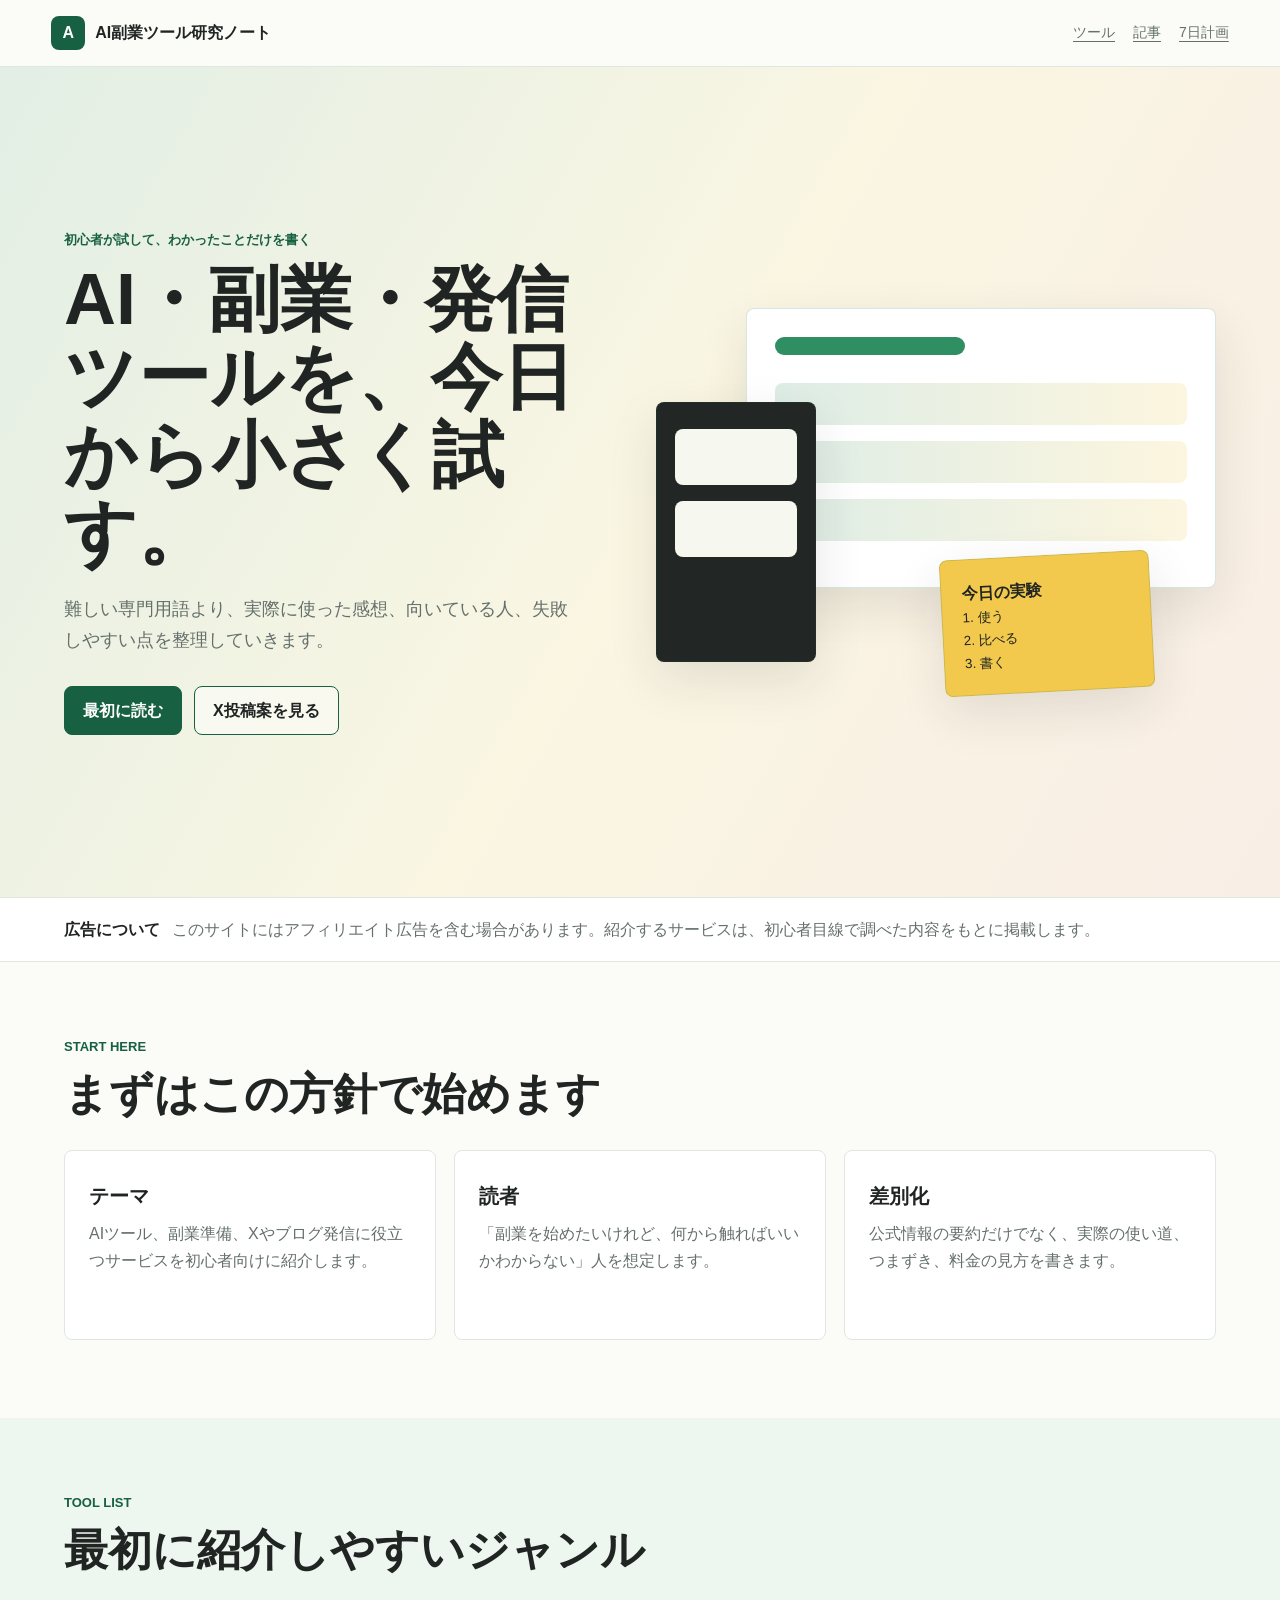
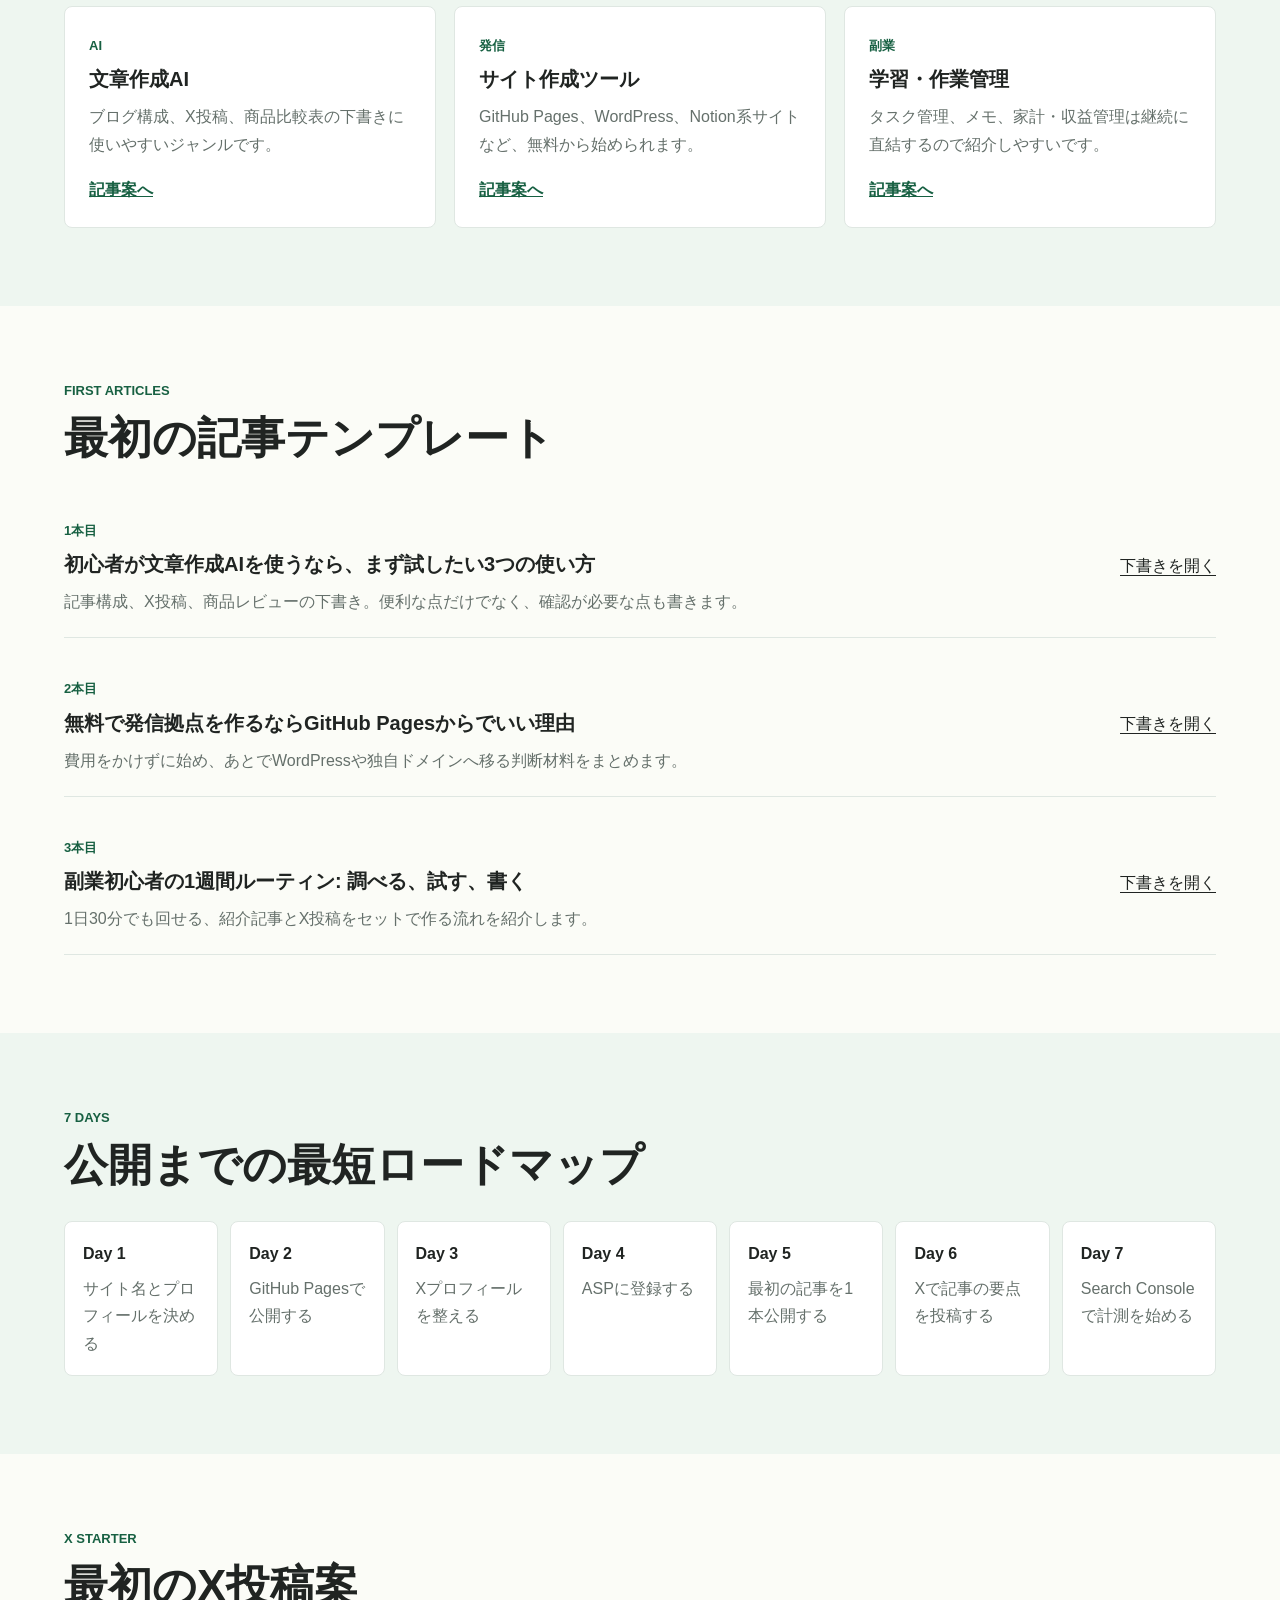
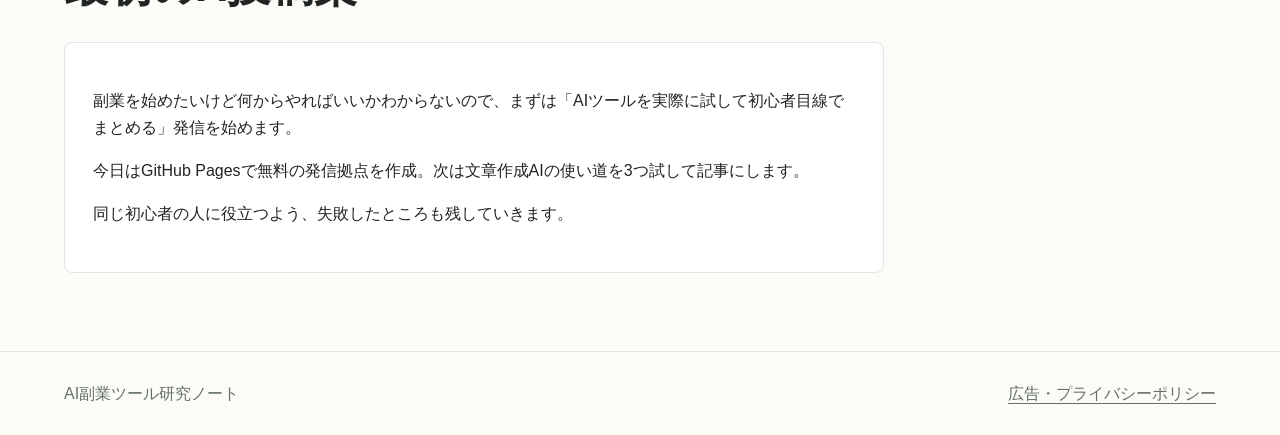
<file: index.html>
<!doctype html>
<html lang="ja">
  <head>
    <meta charset="utf-8">
    <meta name="viewport" content="width=device-width, initial-scale=1">
    <title>AI副業ツール研究ノート</title>
    <meta name="description" content="初心者向けにAI、副業、発信ツールを実際に試して紹介するアフィリエイトサイトです。">
    <link rel="stylesheet" href="styles.css">
  </head>
  <body>
    <header class="site-header">
      <a class="brand" href="#top" aria-label="AI副業ツール研究ノート">
        <span class="brand-mark">A</span>
        <span>AI副業ツール研究ノート</span>
      </a>
      <nav aria-label="主要メニュー">
        <a href="#tools">ツール</a>
        <a href="#articles">記事</a>
        <a href="#roadmap">7日計画</a>
      </nav>
    </header>

    <main id="top">
      <section class="hero">
        <div class="hero-copy">
          <p class="eyebrow">初心者が試して、わかったことだけを書く</p>
          <h1>AI・副業・発信ツールを、今日から小さく試す。</h1>
          <p class="lead">難しい専門用語より、実際に使った感想、向いている人、失敗しやすい点を整理していきます。</p>
          <div class="actions">
            <a class="button primary" href="#starter">最初に読む</a>
            <a class="button secondary" href="#x-posts">X投稿案を見る</a>
          </div>
        </div>
        <div class="hero-visual" aria-label="AIと発信ツールの作業風景">
          <div class="screen">
            <span></span>
            <span></span>
            <span></span>
          </div>
          <div class="phone">
            <span></span>
            <span></span>
          </div>
          <div class="note">
            <strong>今日の実験</strong>
            <small>1. 使う</small>
            <small>2. 比べる</small>
            <small>3. 書く</small>
          </div>
        </div>
      </section>

      <section class="notice" aria-label="広告表示">
        <strong>広告について</strong>
        <span>このサイトにはアフィリエイト広告を含む場合があります。紹介するサービスは、初心者目線で調べた内容をもとに掲載します。</span>
      </section>

      <section id="starter" class="section">
        <div class="section-heading">
          <p class="eyebrow">Start Here</p>
          <h2>まずはこの方針で始めます</h2>
        </div>
        <div class="starter-grid">
          <article>
            <h3>テーマ</h3>
            <p>AIツール、副業準備、Xやブログ発信に役立つサービスを初心者向けに紹介します。</p>
          </article>
          <article>
            <h3>読者</h3>
            <p>「副業を始めたいけれど、何から触ればいいかわからない」人を想定します。</p>
          </article>
          <article>
            <h3>差別化</h3>
            <p>公式情報の要約だけでなく、実際の使い道、つまずき、料金の見方を書きます。</p>
          </article>
        </div>
      </section>

      <section id="tools" class="section band">
        <div class="section-heading">
          <p class="eyebrow">Tool List</p>
          <h2>最初に紹介しやすいジャンル</h2>
        </div>
        <div class="tool-grid">
          <article class="tool-card">
            <span class="pill">AI</span>
            <h3>文章作成AI</h3>
            <p>ブログ構成、X投稿、商品比較表の下書きに使いやすいジャンルです。</p>
            <a href="#article-ai-writing">記事案へ</a>
          </article>
          <article class="tool-card">
            <span class="pill">発信</span>
            <h3>サイト作成ツール</h3>
            <p>GitHub Pages、WordPress、Notion系サイトなど、無料から始められます。</p>
            <a href="#article-first-site">記事案へ</a>
          </article>
          <article class="tool-card">
            <span class="pill">副業</span>
            <h3>学習・作業管理</h3>
            <p>タスク管理、メモ、家計・収益管理は継続に直結するので紹介しやすいです。</p>
            <a href="#article-workflow">記事案へ</a>
          </article>
        </div>
      </section>

      <section id="articles" class="section">
        <div class="section-heading">
          <p class="eyebrow">First Articles</p>
          <h2>最初の記事テンプレート</h2>
        </div>
        <div class="article-list">
          <article id="article-ai-writing">
            <div>
              <span class="meta">1本目</span>
              <h3>初心者が文章作成AIを使うなら、まず試したい3つの使い方</h3>
              <p>記事構成、X投稿、商品レビューの下書き。便利な点だけでなく、確認が必要な点も書きます。</p>
            </div>
            <a class="text-link" href="articles/ai-writing-tools.html">下書きを開く</a>
          </article>
          <article id="article-first-site">
            <div>
              <span class="meta">2本目</span>
              <h3>無料で発信拠点を作るならGitHub Pagesからでいい理由</h3>
              <p>費用をかけずに始め、あとでWordPressや独自ドメインへ移る判断材料をまとめます。</p>
            </div>
            <a class="text-link" href="articles/github-pages-start.html">下書きを開く</a>
          </article>
          <article id="article-workflow">
            <div>
              <span class="meta">3本目</span>
              <h3>副業初心者の1週間ルーティン: 調べる、試す、書く</h3>
              <p>1日30分でも回せる、紹介記事とX投稿をセットで作る流れを紹介します。</p>
            </div>
            <a class="text-link" href="articles/weekly-workflow.html">下書きを開く</a>
          </article>
        </div>
      </section>

      <section id="roadmap" class="section band">
        <div class="section-heading">
          <p class="eyebrow">7 Days</p>
          <h2>公開までの最短ロードマップ</h2>
        </div>
        <ol class="roadmap">
          <li><strong>Day 1</strong><span>サイト名とプロフィールを決める</span></li>
          <li><strong>Day 2</strong><span>GitHub Pagesで公開する</span></li>
          <li><strong>Day 3</strong><span>Xプロフィールを整える</span></li>
          <li><strong>Day 4</strong><span>ASPに登録する</span></li>
          <li><strong>Day 5</strong><span>最初の記事を1本公開する</span></li>
          <li><strong>Day 6</strong><span>Xで記事の要点を投稿する</span></li>
          <li><strong>Day 7</strong><span>Search Consoleで計測を始める</span></li>
        </ol>
      </section>

      <section id="x-posts" class="section">
        <div class="section-heading">
          <p class="eyebrow">X Starter</p>
          <h2>最初のX投稿案</h2>
        </div>
        <div class="post-box">
          <p>副業を始めたいけど何からやればいいかわからないので、まずは「AIツールを実際に試して初心者目線でまとめる」発信を始めます。</p>
          <p>今日はGitHub Pagesで無料の発信拠点を作成。次は文章作成AIの使い道を3つ試して記事にします。</p>
          <p>同じ初心者の人に役立つよう、失敗したところも残していきます。</p>
        </div>
      </section>
    </main>

    <footer class="site-footer">
      <p>AI副業ツール研究ノート</p>
      <a href="privacy.html">広告・プライバシーポリシー</a>
    </footer>
  </body>
</html>
</file>
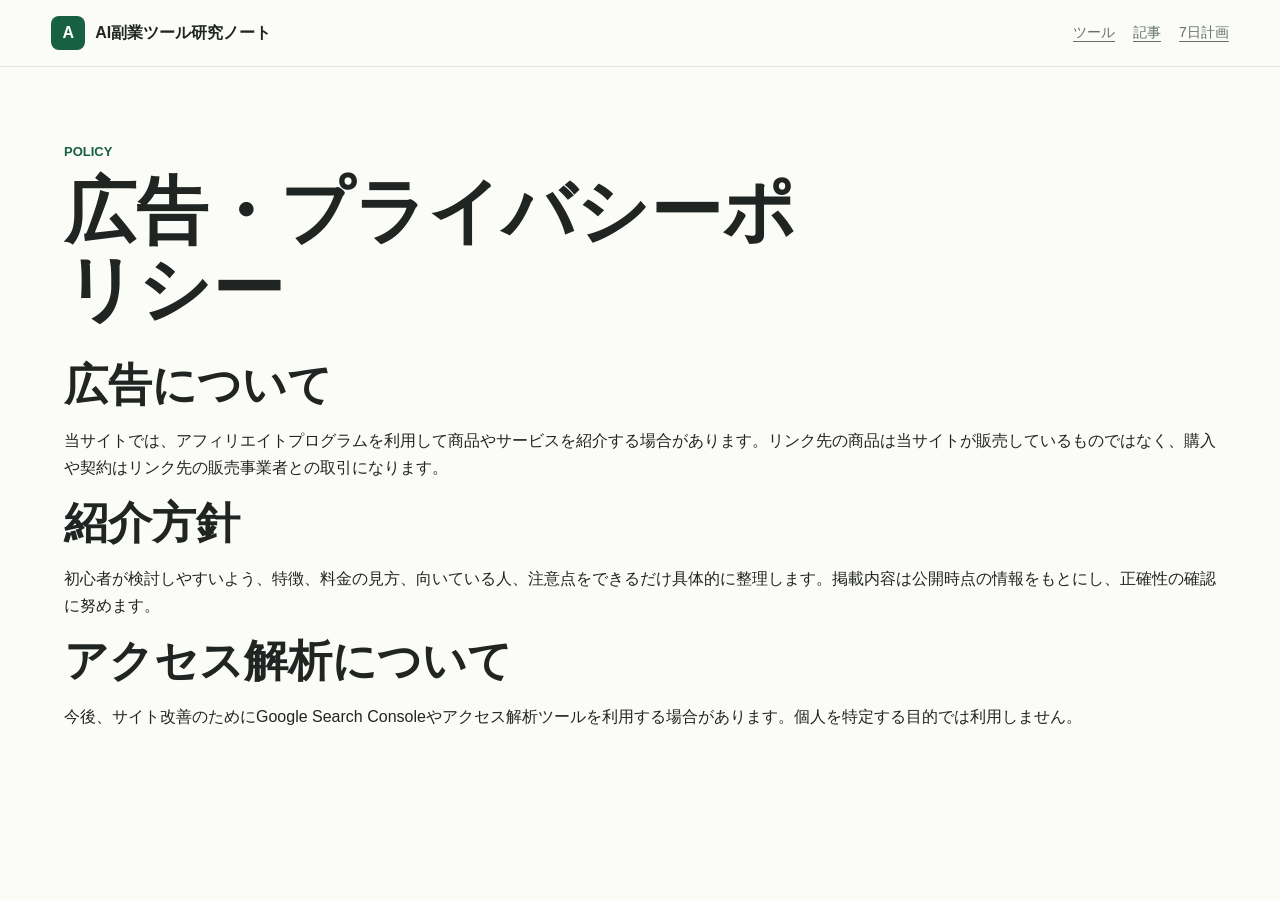
<file: privacy.html>
<!doctype html>
<html lang="ja">
  <head>
    <meta charset="utf-8">
    <meta name="viewport" content="width=device-width, initial-scale=1">
    <title>広告・プライバシーポリシー | AI副業ツール研究ノート</title>
    <meta name="description" content="AI副業ツール研究ノートの広告表示とプライバシーポリシーです。">
    <link rel="stylesheet" href="styles.css">
  </head>
  <body>
    <header class="site-header">
      <a class="brand" href="index.html">
        <span class="brand-mark">A</span>
        <span>AI副業ツール研究ノート</span>
      </a>
      <nav aria-label="主要メニュー">
        <a href="index.html#tools">ツール</a>
        <a href="index.html#articles">記事</a>
        <a href="index.html#roadmap">7日計画</a>
      </nav>
    </header>
    <main class="section policy">
      <div class="section-heading">
        <p class="eyebrow">Policy</p>
        <h1>広告・プライバシーポリシー</h1>
      </div>
      <section>
        <h2>広告について</h2>
        <p>当サイトでは、アフィリエイトプログラムを利用して商品やサービスを紹介する場合があります。リンク先の商品は当サイトが販売しているものではなく、購入や契約はリンク先の販売事業者との取引になります。</p>
      </section>
      <section>
        <h2>紹介方針</h2>
        <p>初心者が検討しやすいよう、特徴、料金の見方、向いている人、注意点をできるだけ具体的に整理します。掲載内容は公開時点の情報をもとにし、正確性の確認に努めます。</p>
      </section>
      <section>
        <h2>アクセス解析について</h2>
        <p>今後、サイト改善のためにGoogle Search Consoleやアクセス解析ツールを利用する場合があります。個人を特定する目的では利用しません。</p>
      </section>
    </main>
  </body>
</html>
</file>
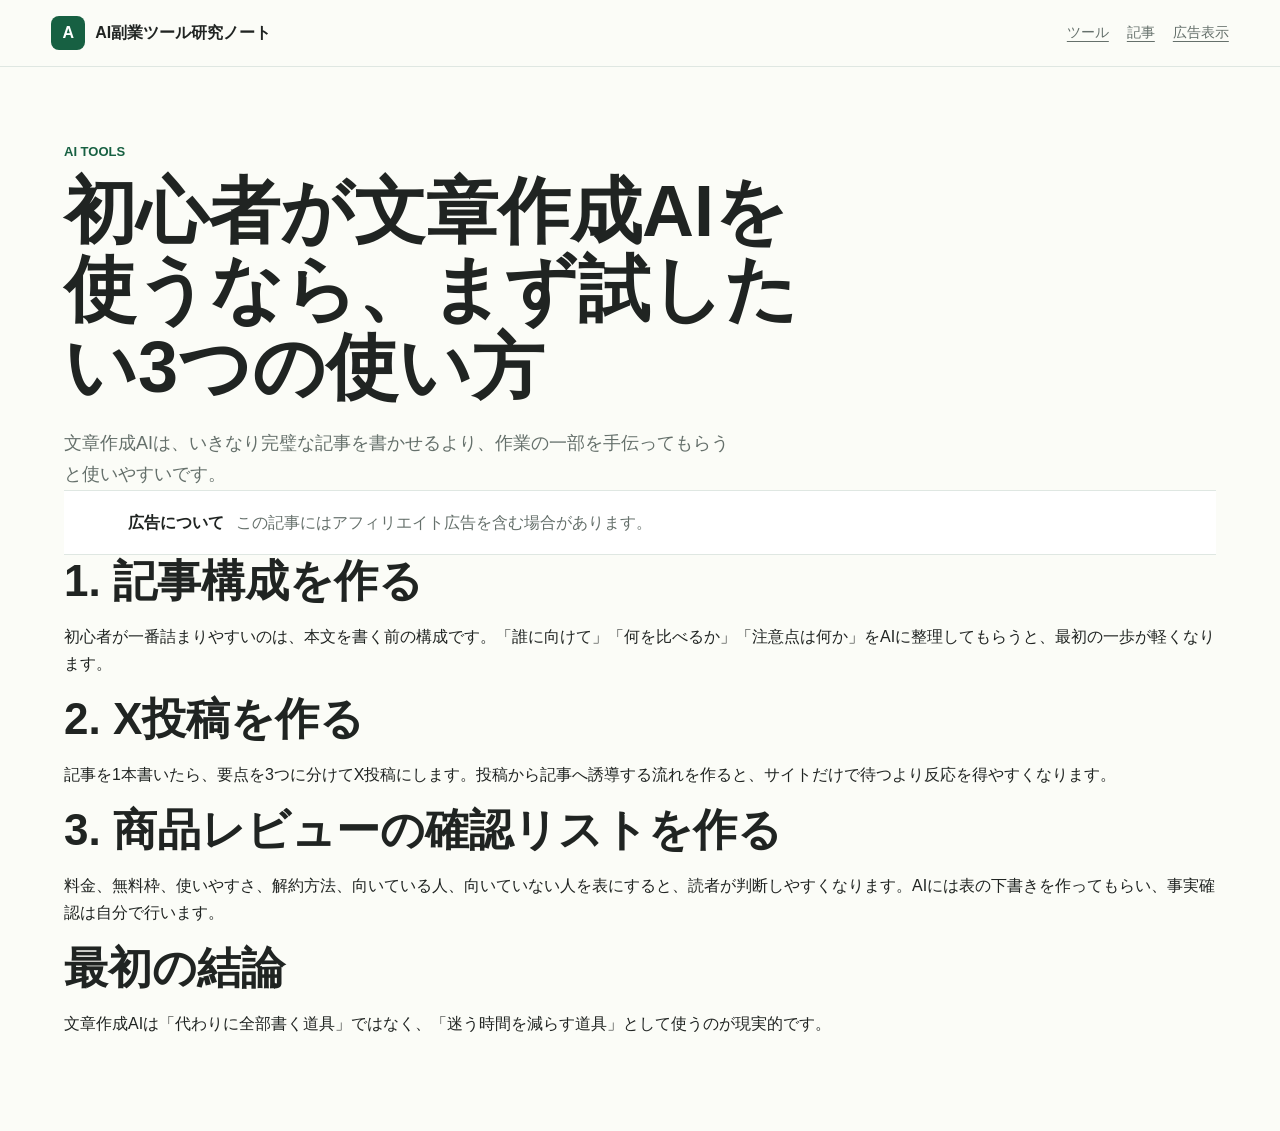
<file: articles/ai-writing-tools.html>
<!doctype html>
<html lang="ja">
  <head>
    <meta charset="utf-8">
    <meta name="viewport" content="width=device-width, initial-scale=1">
    <title>初心者が文章作成AIを使うなら、まず試したい3つの使い方</title>
    <meta name="description" content="文章作成AIを副業・発信初心者が使うなら、記事構成、X投稿、商品レビューの下書きから始めるのがおすすめです。">
    <link rel="stylesheet" href="../styles.css">
  </head>
  <body>
    <header class="site-header">
      <a class="brand" href="../index.html"><span class="brand-mark">A</span><span>AI副業ツール研究ノート</span></a>
      <nav aria-label="主要メニュー"><a href="../index.html#tools">ツール</a><a href="../index.html#articles">記事</a><a href="../privacy.html">広告表示</a></nav>
    </header>
    <main class="section article-page">
      <p class="eyebrow">AI Tools</p>
      <h1>初心者が文章作成AIを使うなら、まず試したい3つの使い方</h1>
      <p class="lead">文章作成AIは、いきなり完璧な記事を書かせるより、作業の一部を手伝ってもらうと使いやすいです。</p>
      <div class="notice"><strong>広告について</strong><span>この記事にはアフィリエイト広告を含む場合があります。</span></div>
      <section>
        <h2>1. 記事構成を作る</h2>
        <p>初心者が一番詰まりやすいのは、本文を書く前の構成です。「誰に向けて」「何を比べるか」「注意点は何か」をAIに整理してもらうと、最初の一歩が軽くなります。</p>
      </section>
      <section>
        <h2>2. X投稿を作る</h2>
        <p>記事を1本書いたら、要点を3つに分けてX投稿にします。投稿から記事へ誘導する流れを作ると、サイトだけで待つより反応を得やすくなります。</p>
      </section>
      <section>
        <h2>3. 商品レビューの確認リストを作る</h2>
        <p>料金、無料枠、使いやすさ、解約方法、向いている人、向いていない人を表にすると、読者が判断しやすくなります。AIには表の下書きを作ってもらい、事実確認は自分で行います。</p>
      </section>
      <section>
        <h2>最初の結論</h2>
        <p>文章作成AIは「代わりに全部書く道具」ではなく、「迷う時間を減らす道具」として使うのが現実的です。</p>
      </section>
    </main>
  </body>
</html>
</file>
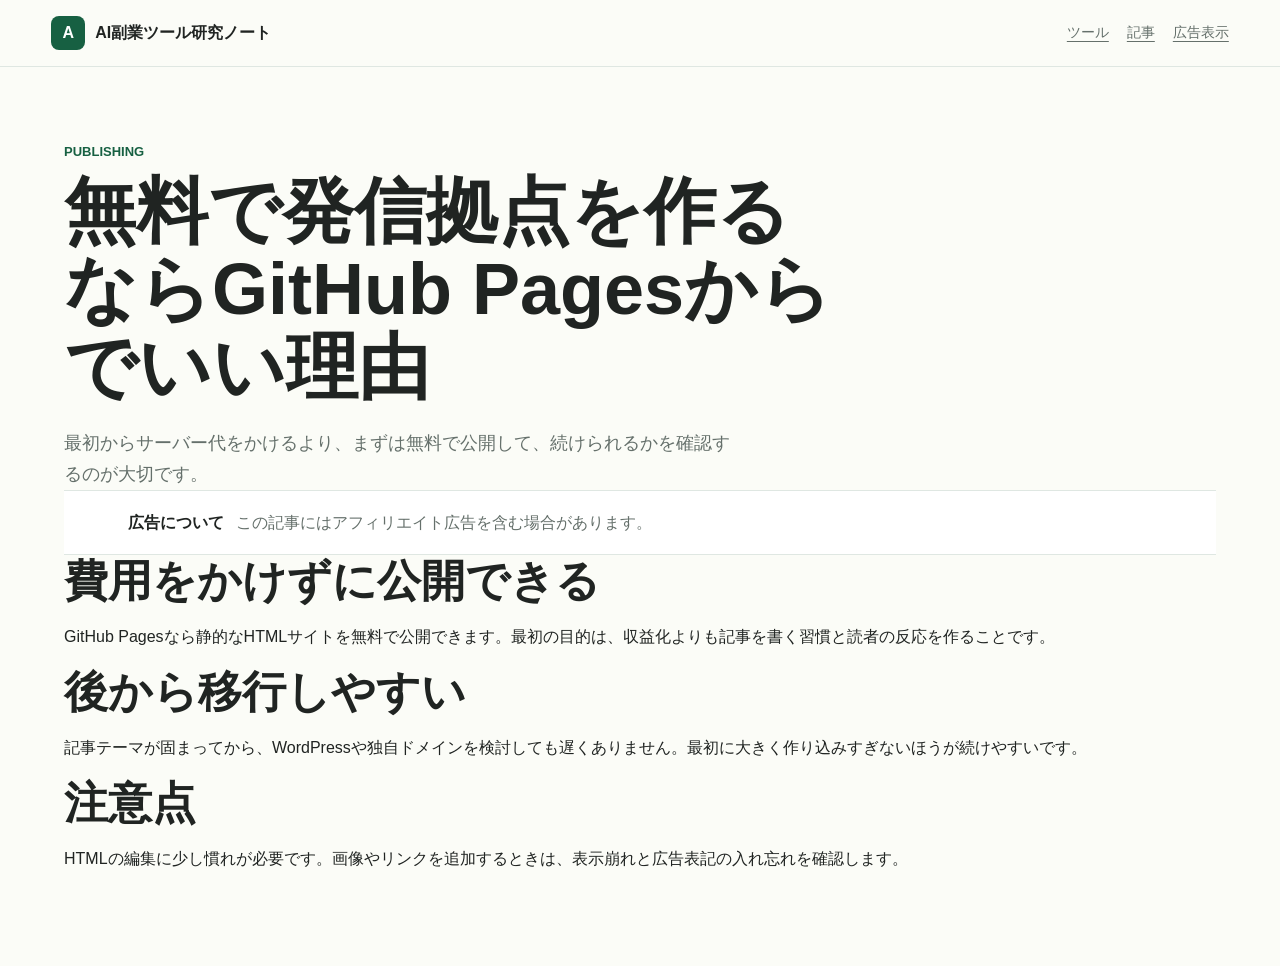
<file: articles/github-pages-start.html>
<!doctype html>
<html lang="ja">
  <head>
    <meta charset="utf-8">
    <meta name="viewport" content="width=device-width, initial-scale=1">
    <title>無料で発信拠点を作るならGitHub Pagesからでいい理由</title>
    <meta name="description" content="副業初心者が無料で発信拠点を作るなら、GitHub Pagesから始める理由と注意点をまとめます。">
    <link rel="stylesheet" href="../styles.css">
  </head>
  <body>
    <header class="site-header">
      <a class="brand" href="../index.html"><span class="brand-mark">A</span><span>AI副業ツール研究ノート</span></a>
      <nav aria-label="主要メニュー"><a href="../index.html#tools">ツール</a><a href="../index.html#articles">記事</a><a href="../privacy.html">広告表示</a></nav>
    </header>
    <main class="section article-page">
      <p class="eyebrow">Publishing</p>
      <h1>無料で発信拠点を作るならGitHub Pagesからでいい理由</h1>
      <p class="lead">最初からサーバー代をかけるより、まずは無料で公開して、続けられるかを確認するのが大切です。</p>
      <div class="notice"><strong>広告について</strong><span>この記事にはアフィリエイト広告を含む場合があります。</span></div>
      <section>
        <h2>費用をかけずに公開できる</h2>
        <p>GitHub Pagesなら静的なHTMLサイトを無料で公開できます。最初の目的は、収益化よりも記事を書く習慣と読者の反応を作ることです。</p>
      </section>
      <section>
        <h2>後から移行しやすい</h2>
        <p>記事テーマが固まってから、WordPressや独自ドメインを検討しても遅くありません。最初に大きく作り込みすぎないほうが続けやすいです。</p>
      </section>
      <section>
        <h2>注意点</h2>
        <p>HTMLの編集に少し慣れが必要です。画像やリンクを追加するときは、表示崩れと広告表記の入れ忘れを確認します。</p>
      </section>
    </main>
  </body>
</html>
</file>
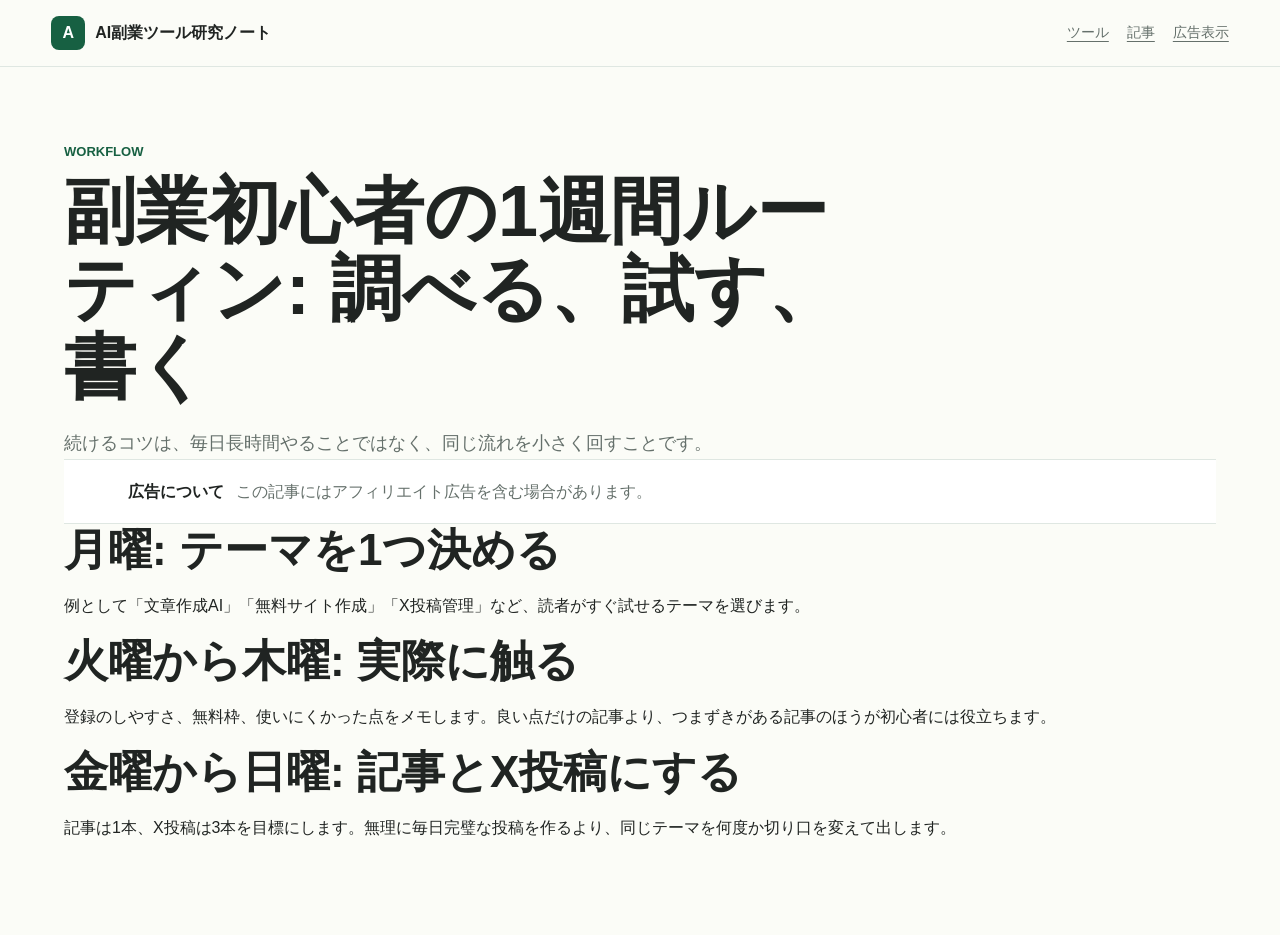
<file: articles/weekly-workflow.html>
<!doctype html>
<html lang="ja">
  <head>
    <meta charset="utf-8">
    <meta name="viewport" content="width=device-width, initial-scale=1">
    <title>副業初心者の1週間ルーティン: 調べる、試す、書く</title>
    <meta name="description" content="副業初心者がAI・発信ツール紹介を続けるための1週間ルーティンです。">
    <link rel="stylesheet" href="../styles.css">
  </head>
  <body>
    <header class="site-header">
      <a class="brand" href="../index.html"><span class="brand-mark">A</span><span>AI副業ツール研究ノート</span></a>
      <nav aria-label="主要メニュー"><a href="../index.html#tools">ツール</a><a href="../index.html#articles">記事</a><a href="../privacy.html">広告表示</a></nav>
    </header>
    <main class="section article-page">
      <p class="eyebrow">Workflow</p>
      <h1>副業初心者の1週間ルーティン: 調べる、試す、書く</h1>
      <p class="lead">続けるコツは、毎日長時間やることではなく、同じ流れを小さく回すことです。</p>
      <div class="notice"><strong>広告について</strong><span>この記事にはアフィリエイト広告を含む場合があります。</span></div>
      <section>
        <h2>月曜: テーマを1つ決める</h2>
        <p>例として「文章作成AI」「無料サイト作成」「X投稿管理」など、読者がすぐ試せるテーマを選びます。</p>
      </section>
      <section>
        <h2>火曜から木曜: 実際に触る</h2>
        <p>登録のしやすさ、無料枠、使いにくかった点をメモします。良い点だけの記事より、つまずきがある記事のほうが初心者には役立ちます。</p>
      </section>
      <section>
        <h2>金曜から日曜: 記事とX投稿にする</h2>
        <p>記事は1本、X投稿は3本を目標にします。無理に毎日完璧な投稿を作るより、同じテーマを何度か切り口を変えて出します。</p>
      </section>
    </main>
  </body>
</html>
</file>
<file: styles.css>
:root {
  color-scheme: light;
  --ink: #202422;
  --muted: #65706b;
  --line: #dfe7e2;
  --paper: #fbfcf7;
  --white: #ffffff;
  --green: #2f8f63;
  --green-dark: #176042;
  --yellow: #f2c94c;
  --coral: #e86f51;
  --shadow: 0 18px 50px rgba(32, 36, 34, 0.11);
}

* {
  box-sizing: border-box;
}

html {
  scroll-behavior: smooth;
}

body {
  margin: 0;
  font-family: "Segoe UI", "Hiragino Sans", "Yu Gothic UI", sans-serif;
  background: var(--paper);
  color: var(--ink);
  line-height: 1.7;
}

a {
  color: inherit;
}

.site-header {
  position: sticky;
  top: 0;
  z-index: 10;
  display: flex;
  align-items: center;
  justify-content: space-between;
  gap: 24px;
  padding: 16px clamp(20px, 4vw, 56px);
  background: rgba(251, 252, 247, 0.92);
  border-bottom: 1px solid var(--line);
  backdrop-filter: blur(14px);
}

.brand {
  display: inline-flex;
  align-items: center;
  gap: 10px;
  font-weight: 800;
  text-decoration: none;
}

.brand-mark {
  display: grid;
  place-items: center;
  width: 34px;
  height: 34px;
  color: #fff;
  background: var(--green-dark);
  border-radius: 8px;
}

nav {
  display: flex;
  gap: 18px;
  color: var(--muted);
  font-size: 14px;
}

nav a,
.text-link,
.site-footer a {
  text-decoration-thickness: 1px;
  text-underline-offset: 4px;
}

.hero {
  display: grid;
  grid-template-columns: minmax(0, 1fr) minmax(320px, 560px);
  align-items: center;
  gap: clamp(28px, 6vw, 80px);
  min-height: calc(100vh - 70px);
  padding: clamp(48px, 8vw, 96px) clamp(20px, 5vw, 72px);
  background:
    linear-gradient(120deg, rgba(47, 143, 99, 0.12), rgba(242, 201, 76, 0.12) 52%, rgba(232, 111, 81, 0.10)),
    var(--paper);
}

.eyebrow {
  margin: 0 0 10px;
  color: var(--green-dark);
  font-size: 13px;
  font-weight: 800;
  letter-spacing: 0;
  text-transform: uppercase;
}

h1,
h2,
h3,
p {
  overflow-wrap: anywhere;
}

h1 {
  max-width: 780px;
  margin: 0;
  font-size: clamp(38px, 6vw, 72px);
  line-height: 1.08;
  letter-spacing: 0;
}

h2 {
  margin: 0;
  font-size: clamp(28px, 3.6vw, 44px);
  line-height: 1.18;
  letter-spacing: 0;
}

h3 {
  margin: 8px 0 10px;
  font-size: 20px;
  line-height: 1.35;
  letter-spacing: 0;
}

.lead {
  max-width: 670px;
  margin: 22px 0 0;
  color: var(--muted);
  font-size: 18px;
}

.actions {
  display: flex;
  flex-wrap: wrap;
  gap: 12px;
  margin-top: 30px;
}

.button {
  display: inline-flex;
  align-items: center;
  justify-content: center;
  min-height: 46px;
  padding: 10px 18px;
  border: 1px solid var(--green-dark);
  border-radius: 8px;
  font-weight: 800;
  text-decoration: none;
}

.primary {
  color: #fff;
  background: var(--green-dark);
}

.secondary {
  background: rgba(255, 255, 255, 0.45);
}

.hero-visual {
  position: relative;
  min-height: 420px;
}

.screen,
.phone,
.note {
  position: absolute;
  border: 1px solid rgba(23, 96, 66, 0.16);
  border-radius: 8px;
  box-shadow: var(--shadow);
}

.screen {
  right: 0;
  top: 36px;
  width: min(100%, 470px);
  height: 280px;
  padding: 28px;
  background: #fff;
}

.screen::before {
  content: "";
  display: block;
  width: 46%;
  height: 18px;
  margin-bottom: 28px;
  border-radius: 999px;
  background: var(--green);
}

.screen span {
  display: block;
  height: 42px;
  margin-top: 16px;
  border-radius: 8px;
  background: linear-gradient(90deg, rgba(47, 143, 99, 0.16), rgba(242, 201, 76, 0.18));
}

.phone {
  left: 0;
  bottom: 30px;
  width: 160px;
  height: 260px;
  padding: 26px 18px;
  background: #222725;
}

.phone span {
  display: block;
  height: 56px;
  margin-bottom: 16px;
  border-radius: 8px;
  background: #f6f8f0;
}

.note {
  right: 64px;
  bottom: 0;
  width: 210px;
  padding: 20px;
  background: var(--yellow);
  transform: rotate(-3deg);
}

.note strong,
.note small {
  display: block;
}

.notice,
.section {
  padding-inline: clamp(20px, 5vw, 72px);
}

.notice {
  display: flex;
  gap: 12px;
  align-items: flex-start;
  padding-block: 18px;
  background: #fff;
  border-top: 1px solid var(--line);
  border-bottom: 1px solid var(--line);
  color: var(--muted);
}

.notice strong {
  flex: 0 0 auto;
  color: var(--ink);
}

.section {
  padding-top: 74px;
  padding-bottom: 78px;
}

.band {
  background: #eef6f0;
}

.section-heading {
  max-width: 860px;
  margin-bottom: 30px;
}

.starter-grid,
.tool-grid {
  display: grid;
  grid-template-columns: repeat(3, minmax(0, 1fr));
  gap: 18px;
}

.starter-grid article,
.tool-card {
  min-height: 190px;
  padding: 24px;
  background: #fff;
  border: 1px solid var(--line);
  border-radius: 8px;
}

.starter-grid p,
.tool-card p,
.article-list p {
  margin: 0;
  color: var(--muted);
}

.pill,
.meta {
  display: inline-flex;
  color: var(--green-dark);
  font-size: 13px;
  font-weight: 800;
}

.tool-card a {
  display: inline-flex;
  margin-top: 18px;
  color: var(--green-dark);
  font-weight: 800;
}

.article-list {
  display: grid;
  gap: 14px;
}

.article-list article {
  display: flex;
  align-items: center;
  justify-content: space-between;
  gap: 22px;
  padding: 22px 0;
  border-bottom: 1px solid var(--line);
}

.roadmap {
  display: grid;
  grid-template-columns: repeat(7, minmax(0, 1fr));
  gap: 12px;
  margin: 0;
  padding: 0;
  list-style: none;
}

.roadmap li {
  min-height: 150px;
  padding: 18px;
  background: #fff;
  border: 1px solid var(--line);
  border-radius: 8px;
}

.roadmap strong,
.roadmap span {
  display: block;
}

.roadmap span {
  margin-top: 8px;
  color: var(--muted);
}

.post-box {
  max-width: 820px;
  padding: 28px;
  background: #fff;
  border: 1px solid var(--line);
  border-radius: 8px;
}

.site-footer {
  display: flex;
  justify-content: space-between;
  gap: 18px;
  padding: 28px clamp(20px, 5vw, 72px);
  color: var(--muted);
  border-top: 1px solid var(--line);
}

.site-footer p {
  margin: 0;
}

@media (max-width: 920px) {
  .site-header,
  .article-list article,
  .site-footer {
    align-items: flex-start;
    flex-direction: column;
  }

  .hero {
    grid-template-columns: 1fr;
    min-height: auto;
  }

  .starter-grid,
  .tool-grid,
  .roadmap {
    grid-template-columns: 1fr;
  }

  .hero-visual {
    min-height: 360px;
  }

  .screen {
    width: 86%;
  }
}

@media (max-width: 560px) {
  nav {
    width: 100%;
    justify-content: space-between;
  }

  h1 {
    font-size: 38px;
  }

  .notice {
    flex-direction: column;
  }

  .hero-visual {
    min-height: 320px;
  }

  .screen {
    height: 230px;
    padding: 20px;
  }

  .phone {
    width: 124px;
    height: 210px;
  }

  .note {
    right: 10px;
    width: 178px;
  }
}
</file>
